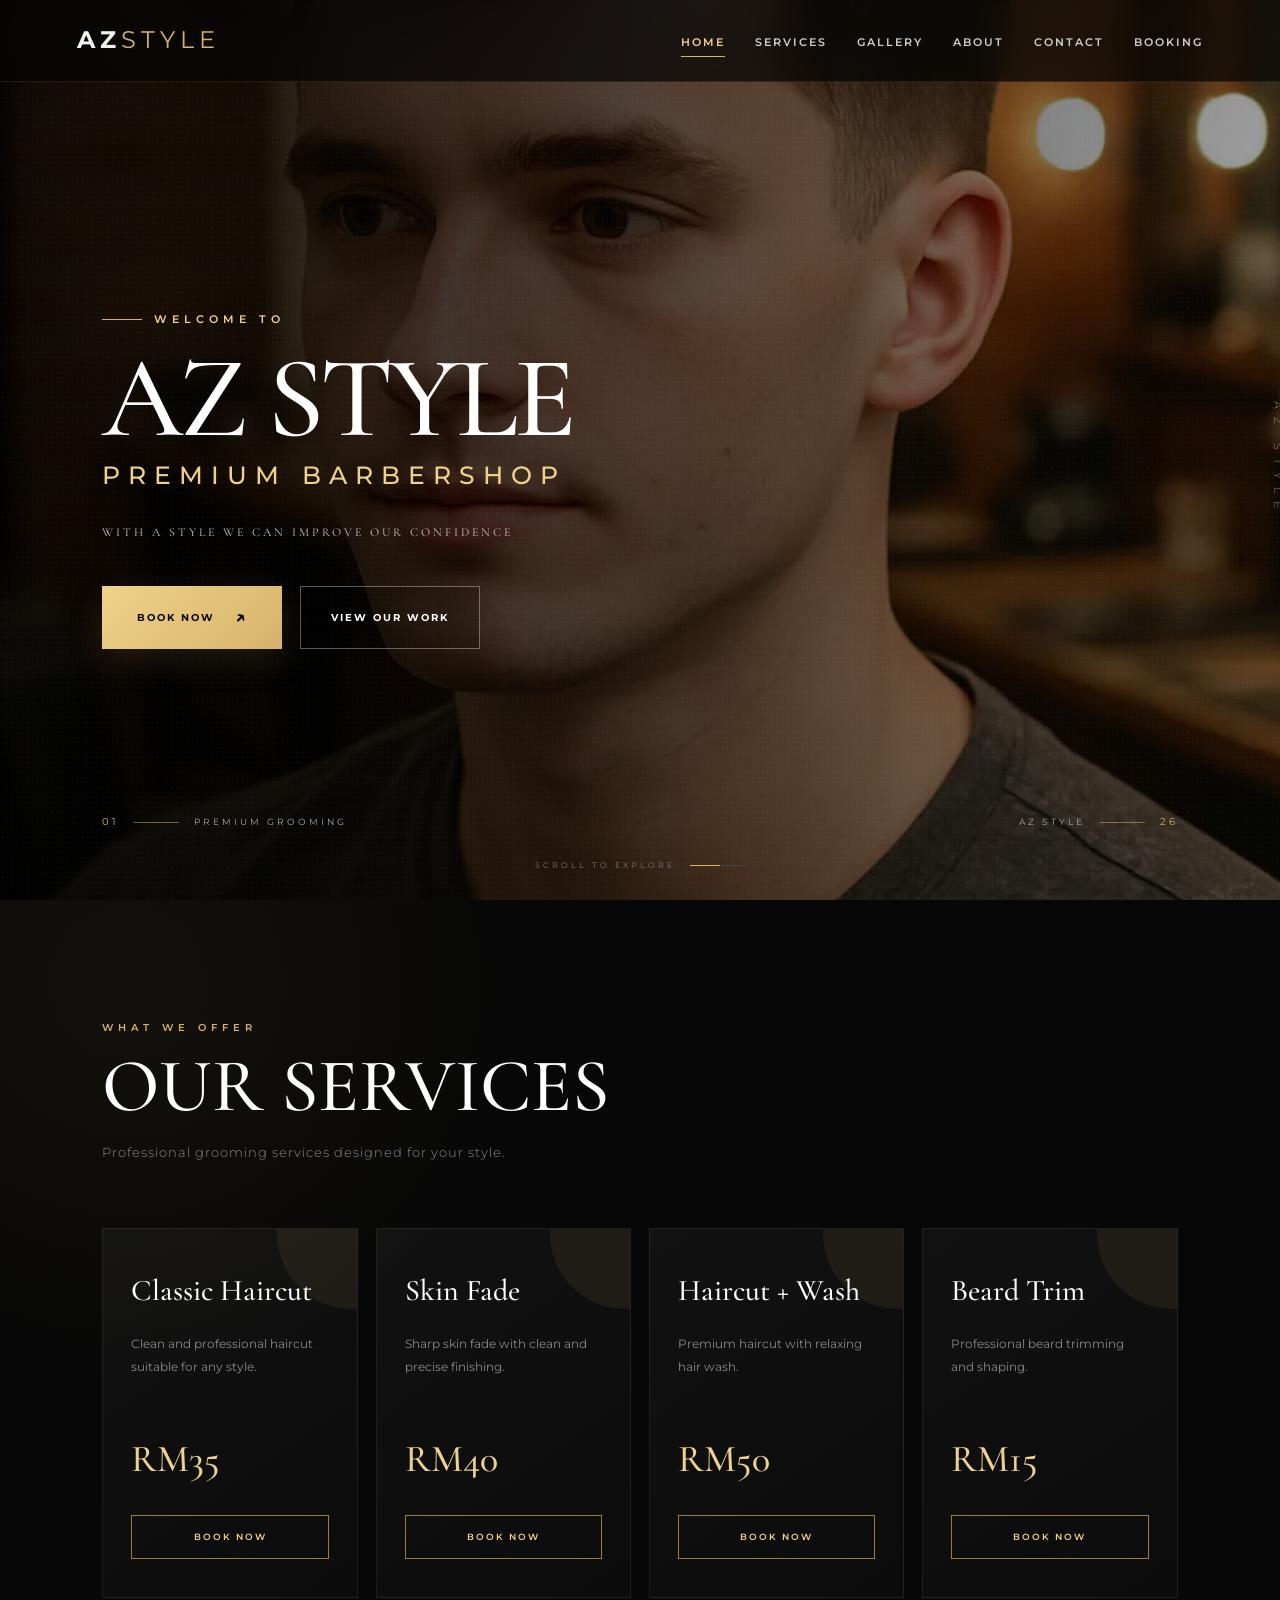
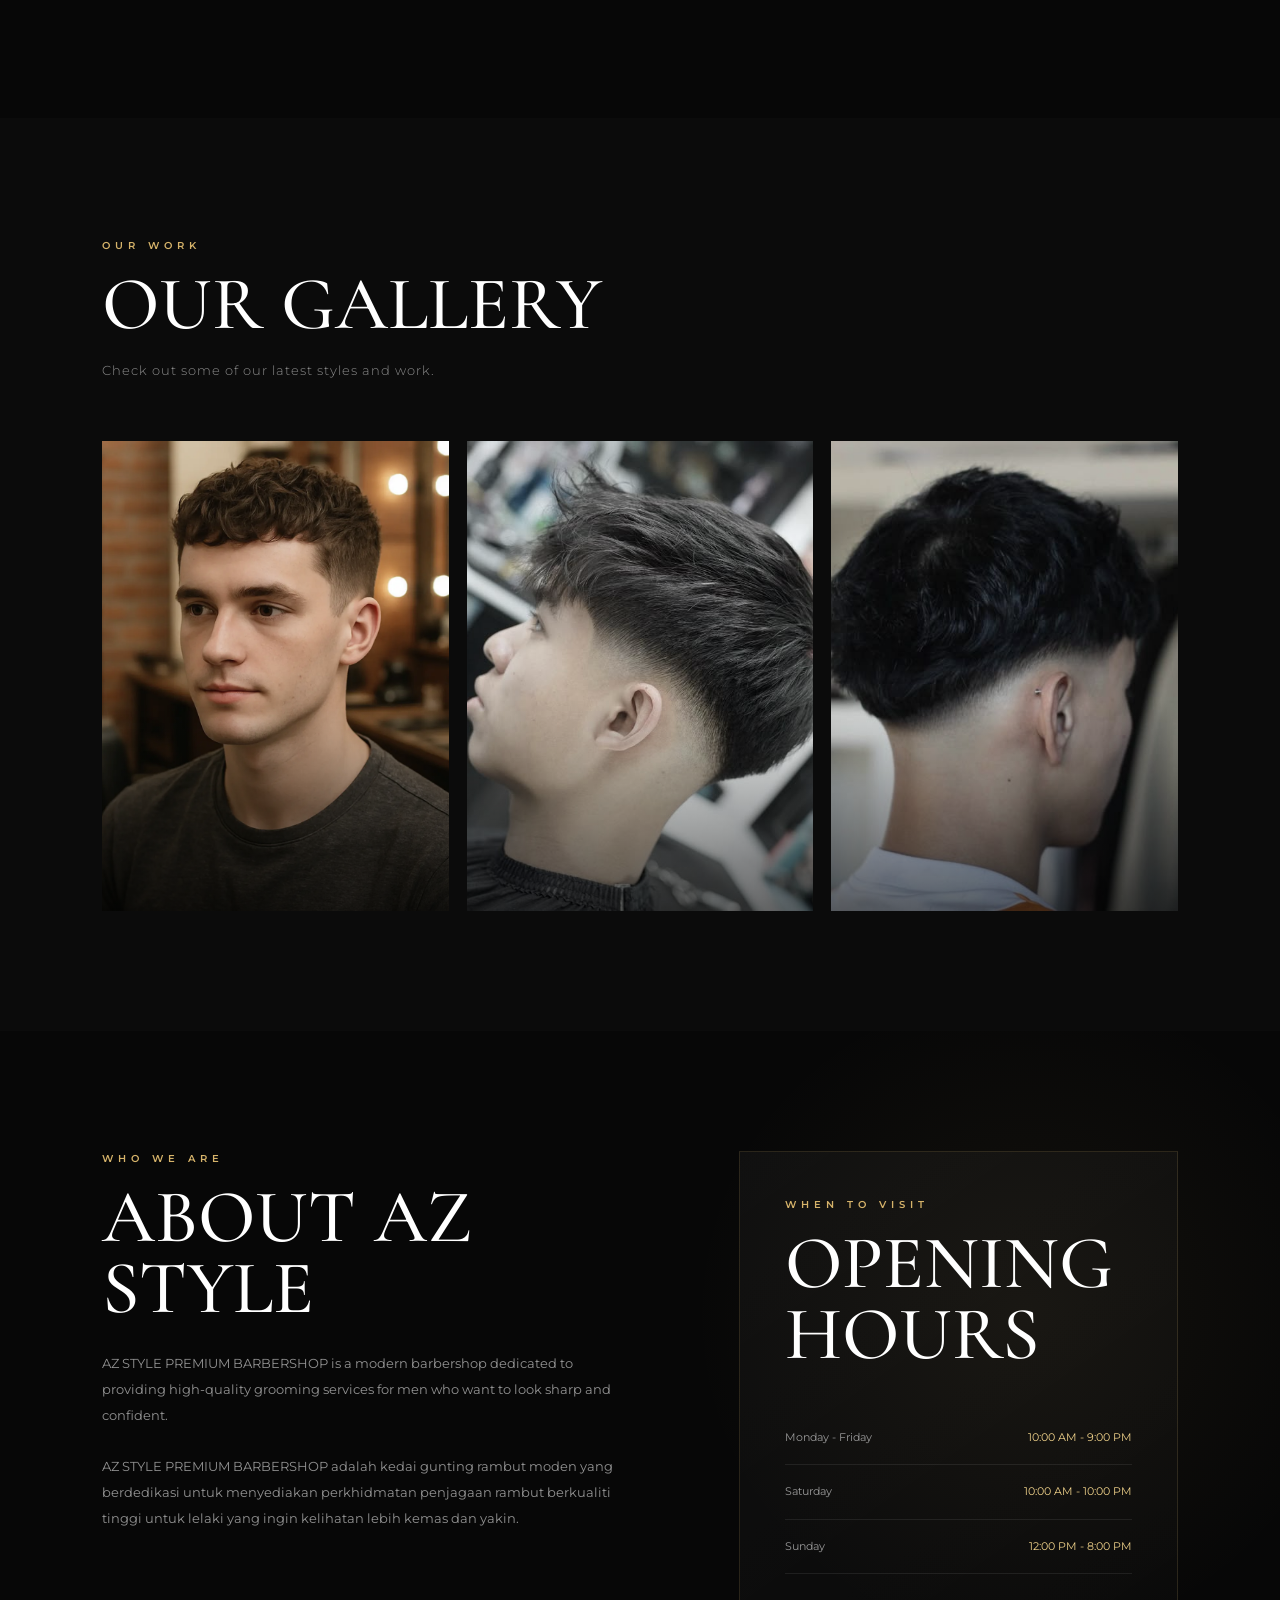
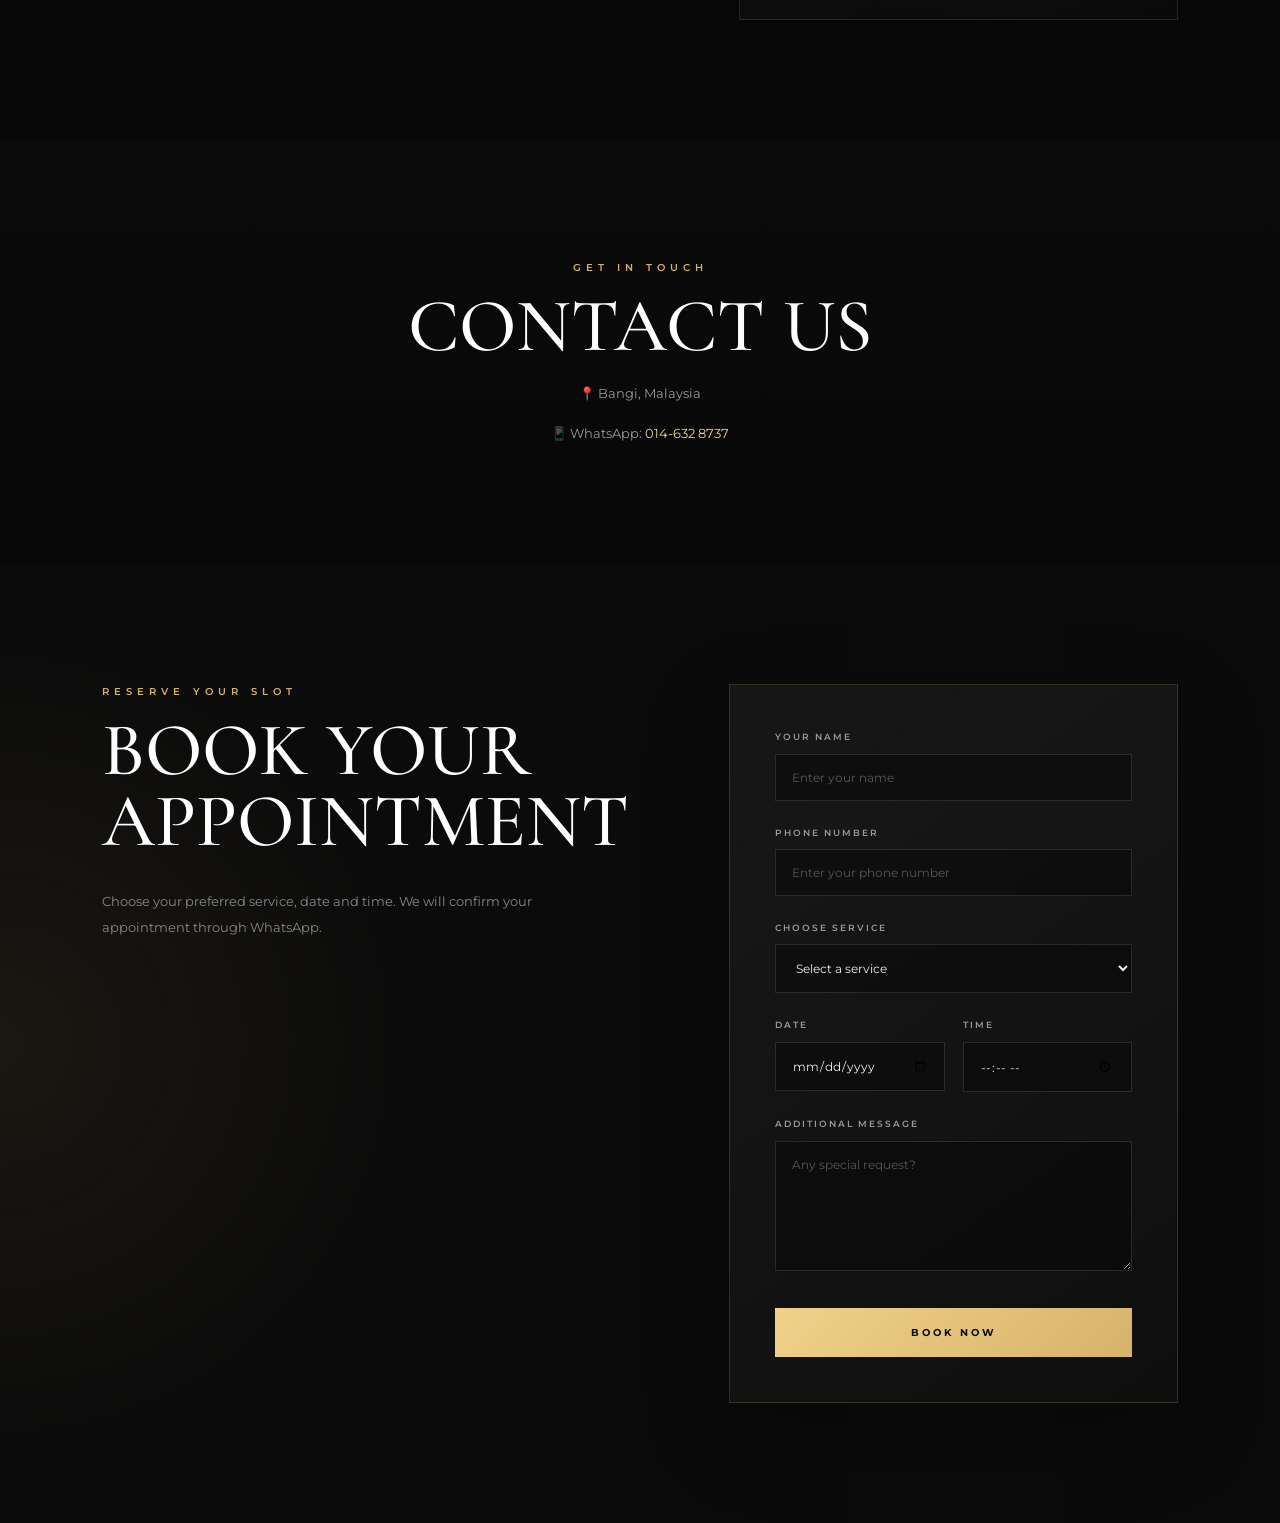
<file: index.html>
<!DOCTYPE html>
<html lang="en">
<head>
    <meta charset="UTF-8">
    <meta name="viewport" content="width=device-width, initial-scale=1.0">
    <title>AZ STYLE PREMIUM BARBERSHOP</title>
    <link rel="stylesheet" href="./style.css">
</head>
<body>

    <!-- NAVIGATION -->
    <nav class="navbar">
        <div class="logo">AZ<span>STYLE</span></div>
        <ul class="nav-links">
            <li><a href="#home">Home</a></li>
            <li><a href="#services">Services</a></li>
            <li><a href="#gallery">Gallery</a></li>
            <li><a href="#about">About</a></li>
            <li><a href="#contact">Contact</a></li>
            <li><a href="#booking">Booking</a></li>
        </ul>
    </nav>

    <!-- HERO SECTION -->
    <section id="home" class="hero">
        <div class="hero-bg"></div>
        <div class="hero-dark"></div>
        <div class="hero-noise"></div>
        <div class="hero-content">
            <div class="hero-label"><span></span> WELCOME TO</div>
            <h1>AZ STYLE<br><span>PREMIUM BARBERSHOP</span></h1>
            <h2>WITH A STYLE WE CAN IMPROVE OUR CONFIDENCE</h2>
            <div class="hero-buttons">
                <a href="#booking" class="hero-main-btn">BOOK NOW <span>↗</span></a>
                <a href="#gallery" class="hero-gallery-btn">VIEW OUR WORK</a>
            </div>
        </div>
        <div class="hero-side-text">AZ STYLE</div>
        <div class="hero-info hero-info-left">
            <span class="info-number">01</span>
            <span class="info-line"></span>
            <span>PREMIUM GROOMING</span>
        </div>
        <div class="hero-info hero-info-right">
            <span>AZ STYLE</span>
            <span class="info-line"></span>
            <span class="info-number">26</span>
        </div>
        <div class="hero-bottom">
            <span>SCROLL TO EXPLORE</span>
            <div class="hero-scroll-line"><div></div></div>
        </div>
    </section>

    <!-- SERVICES SECTION -->
    <section id="services" class="services">
        <p class="section-title">WHAT WE OFFER</p>
        <h2>OUR SERVICES</h2>
        <p class="section-description">Professional grooming services designed for your style.</p>
        <div class="service-container">
            <div class="service-card">
                <h3>Classic Haircut</h3>
                <p>Clean and professional haircut suitable for any style.</p>
                <h4>RM35</h4>
                <a href="https://wa.me/60146328737?text=Hi%20AZ%20STYLE%20PREMIUM%20BARBERSHOP%2C%20I%20would%20like%20to%20book%20a%20Classic%20Haircut" class="book-btn" target="_blank" rel="noopener noreferrer">BOOK NOW</a>
            </div>
            <div class="service-card">
                <h3>Skin Fade</h3>
                <p>Sharp skin fade with clean and precise finishing.</p>
                <h4>RM40</h4>
                <a href="https://wa.me/60146328737?text=Hi%20AZ%20STYLE%20PREMIUM%20BARBERSHOP%2C%20I%20would%20like%20to%20book%20a%20Skin%20Fade" class="book-btn" target="_blank" rel="noopener noreferrer">BOOK NOW</a>
            </div>
            <div class="service-card">
                <h3>Haircut + Wash</h3>
                <p>Premium haircut with relaxing hair wash.</p>
                <h4>RM50</h4>
                <a href="https://wa.me/60146328737?text=Hi%20AZ%20STYLE%20PREMIUM%20BARBERSHOP%2C%20I%20would%20like%20to%20book%20a%20Haircut%20%2B%20Wash" class="book-btn" target="_blank" rel="noopener noreferrer">BOOK NOW</a>
            </div>
            <div class="service-card">
                <h3>Beard Trim</h3>
                <p>Professional beard trimming and shaping.</p>
                <h4>RM15</h4>
                <a href="https://wa.me/60146328737?text=Hi%20AZ%20STYLE%20PREMIUM%20BARBERSHOP%2C%20I%20would%20like%20to%20book%20a%20Beard%20Trim" class="book-btn" target="_blank" rel="noopener noreferrer">BOOK NOW</a>
            </div>
        </div>
    </section>

    <!-- GALLERY SECTION -->
    <section id="gallery" class="gallery">
        <p class="section-title">OUR WORK</p>
        <h2>OUR GALLERY</h2>
        <p class="section-description">Check out some of our latest styles and work.</p>
        <div class="gallery-container">
    <div class="gallery-item">
        <img src="contoh-image-1.jpg.webp" alt="Haircut Style">
    </div>
    <div class="gallery-item">
        <img src="contoh-image-2.jpg" alt="Barber Haircut">
    </div>
    <div class="gallery-item">
        <img src="contoh-image-3.jpg" alt="Modern Haircut">
    </div>
</div>
        </div>
    </section>

    <!-- ABOUT SECTION -->
    <section id="about" class="about">
        <div class="about-content">
            <p class="section-title">WHO WE ARE</p>
            <h2>ABOUT AZ STYLE</h2>
            <p>AZ STYLE PREMIUM BARBERSHOP is a modern barbershop dedicated to providing high-quality grooming services for men who want to look sharp and confident.</p>
            <p class="malay-text">AZ STYLE PREMIUM BARBERSHOP adalah kedai gunting rambut moden yang berdedikasi untuk menyediakan perkhidmatan penjagaan rambut berkualiti tinggi untuk lelaki yang ingin kelihatan lebih kemas dan yakin.</p>
        </div>
        <div class="opening-hours">
            <p class="section-title">WHEN TO VISIT</p>
            <h2>OPENING HOURS</h2>
            <div class="hours">
                <div><span>Monday - Friday</span><span>10:00 AM - 9:00 PM</span></div>
                <div><span>Saturday</span><span>10:00 AM - 10:00 PM</span></div>
                <div><span>Sunday</span><span>12:00 PM - 8:00 PM</span></div>
            </div>
        </div>
    </section>

    <!-- CONTACT SECTION -->
    <section id="contact">
        <p class="section-title">GET IN TOUCH</p>
        <h2>CONTACT US</h2>
        <p>📍 Bangi, Malaysia</p>
        <p>📱 WhatsApp: <a href="https://wa.me/60146328737" target="_blank" rel="noopener noreferrer">014-632 8737</a></p>
    </section>

    <!-- BOOKING SECTION -->
    <section class="booking" id="booking">
        <div class="booking-container">
            <div class="booking-text">
                <p class="section-title">RESERVE YOUR SLOT</p>
                <h2>BOOK YOUR APPOINTMENT</h2>
                <p>Choose your preferred service, date and time. We will confirm your appointment through WhatsApp.</p>
            </div>
            <form id="bookingForm">
                <div class="form-group">
                    <label for="name">Your Name</label>
                    <input type="text" id="name" placeholder="Enter your name" required>
                </div>
                <div class="form-group">
                    <label for="phone">Phone Number</label>
                    <input type="tel" id="phone" placeholder="Enter your phone number" required>
                </div>
                <div class="form-group">
                    <label for="service">Choose Service</label>
                    <select id="service" required>
                        <option value="">Select a service</option>
                        <option value="Classic Haircut">Classic Haircut - RM35</option>
                        <option value="Skin Fade">Skin Fade - RM40</option>
                        <option value="Haircut + Wash">Haircut + Wash - RM50</option>
                        <option value="Beard Trim">Beard Trim - RM15</option>
                    </select>
                </div>
                <div class="form-row">
                    <div class="form-group">
                        <label for="date">Date</label>
                        <input type="date" id="date" required>
                    </div>
                    <div class="form-group">
                        <label for="time">Time</label>
                        <input type="time" id="time" required>
                    </div>
                </div>
                <div class="form-group">
                    <label for="message">Additional Message</label>
                    <textarea id="message" placeholder="Any special request?"></textarea>
                </div>
                <button type="submit" class="booking-btn">BOOK NOW</button>
            </form>
        </div>
    </section>

    <script src="./script.js"></script>
</body>
</html>
</file>
<file: style.css>
/* =========================================================
   AZ STYLE PREMIUM BARBERSHOP
   PREMIUM BLACK + CHAMPAGNE GOLD DESIGN
========================================================= */

@import url('https://fonts.googleapis.com/css2?family=Cormorant+Garamond:wght@400;500;600;700&family=Montserrat:wght@300;400;500;600;700&display=swap');


/* =========================================================
   ROOT
========================================================= */
:root {
    --black: #070707;
    --black-soft: #0d0d0d;
    --black-card: #111111;
    --black-light: #181818;

    --gold: #d6b36a;
    --gold-light: #f0d28a;
    --gold-dark: #9e7b38;

    --white: #f5f3ee;
    --gray: #a6a6a6;
    --gray-dark: #666;

    --border: rgba(214, 179, 106, 0.25);

    --font-main: "Montserrat", sans-serif;
    --font-display: "Cormorant Garamond", serif;

    --transition: 0.4s cubic-bezier(0.22, 1, 0.36, 1);
}


/* =========================================================
   RESET
========================================================= */
* {
    margin: 0;
    padding: 0;
    box-sizing: border-box;
}

html {
    scroll-behavior: smooth;
    scroll-padding-top: 90px;
}

body {
    background: var(--black);
    color: var(--white);
    font-family: var(--font-main);
    overflow-x: hidden;
    line-height: 1.6;
    opacity: 0;
    transition: opacity 0.6s ease;
}

body.page-loaded {
    opacity: 1;
}

img {
    max-width: 100%;
    display: block;
}

a {
    color: inherit;
    text-decoration: none;
}

button,
input,
select,
textarea {
    font-family: inherit;
}


/* =========================================================
   SCROLLBAR
========================================================= */
::-webkit-scrollbar {
    width: 8px;
}

::-webkit-scrollbar-track {
    background: #050505;
}

::-webkit-scrollbar-thumb {
    background: linear-gradient(
        180deg,
        var(--gold-light),
        var(--gold-dark)
    );
    border-radius: 20px;
}


/* =========================================================
   SELECTION
========================================================= */
::selection {
    background: var(--gold);
    color: #000;
}


/* =========================================================
   NAVBAR
========================================================= */
.navbar {
    position: fixed;
    top: 0;
    left: 0;
    width: 100%;
    height: 82px;
    z-index: 1000;

    display: flex;
    align-items: center;
    justify-content: space-between;

    padding: 0 6%;

    background: rgba(5, 5, 5, 0.72);
    backdrop-filter: blur(18px);
    -webkit-backdrop-filter: blur(18px);

    border-bottom: 1px solid rgba(214, 179, 106, 0.12);
}

.logo {
    font-size: 24px;
    font-weight: 700;
    letter-spacing: 5px;
    color: var(--white);
}

.logo span {
    color: var(--gold);
    font-weight: 400;
}

.nav-links {
    display: flex;
    align-items: center;
    gap: 30px;
    list-style: none;
}

.nav-links a {
    position: relative;
    color: #cfcfcf;
    font-size: 11px;
    font-weight: 600;
    letter-spacing: 2px;
    text-transform: uppercase;
    padding: 10px 0;
    transition: var(--transition);
}

.nav-links a::after {
    content: "";
    position: absolute;
    left: 0;
    bottom: 2px;
    width: 0;
    height: 1px;
    background: var(--gold);
    transition: var(--transition);
}

.nav-links a:hover,
.nav-links a.active {
    color: var(--gold-light);
}

.nav-links a:hover::after,
.nav-links a.active::after {
    width: 100%;
}


/* =========================================================
   HERO
========================================================= */
.hero {
    position: relative;
    min-height: 100vh;
    height: 100vh;
    overflow: hidden;

    display: flex;
    align-items: center;
    padding: 0 8%;
}

.hero-bg {
    position: absolute;
    inset: -8%;
    z-index: 0;

    /* ✅ NAMA GAMBAR BETUL SAMA DENGAN GITHUB */
    background-image: url("contoh-image-1.jpg.webp");

    background-size: cover;
    background-position: center;

    transform: scale(1.12);
    transition: transform 0.15s linear;
}

.hero-dark {
    position: absolute;
    inset: 0;
    z-index: 1;

    background:
        linear-gradient(
            90deg,
            rgba(0, 0, 0, 0.88) 0%,
            rgba(0, 0, 0, 0.68) 45%,
            rgba(0, 0, 0, 0.38) 100%
        );
}

.hero-noise {
    position: absolute;
    inset: 0;
    z-index: 2;
    pointer-events: none;

    opacity: 0.08;

    background-image:
        radial-gradient(
            rgba(255,255,255,0.8) 0.5px,
            transparent 0.5px
        );

    background-size: 5px 5px;
}

.hero-content {
    position: relative;
    z-index: 5;
    max-width: 800px;
    padding-top: 60px;

    animation: heroReveal 1.2s ease forwards;
}

@keyframes heroReveal {
    from {
        opacity: 0;
        transform: translateY(35px);
    }
    to {
        opacity: 1;
        transform: translateY(0);
    }
}

.hero-label {
    display: flex;
    align-items: center;
    gap: 12px;

    color: var(--gold-light);

    font-size: 11px;
    font-weight: 600;
    letter-spacing: 5px;
    margin-bottom: 25px;
}

.hero-label span {
    width: 40px;
    height: 1px;
    background: var(--gold);
}

.hero h1 {
    font-family: var(--font-display);
    font-size: clamp(65px, 9vw, 135px);
    font-weight: 500;
    line-height: 0.8;
    letter-spacing: -4px;
    color: #fff;
}

.hero h1 span {
    display: block;
    margin-top: 20px;

    font-family: var(--font-main);
    font-size: clamp(15px, 2vw, 25px);
    font-weight: 500;
    letter-spacing: 8px;

    color: var(--gold-light);
}

.hero h2 {
    max-width: 520px;
    margin-top: 35px;

    color: #c7c7c7;

    font-size: 12px;
    font-weight: 400;
    line-height: 2;
    letter-spacing: 3px;
}


/* =========================================================
   HERO BUTTONS
========================================================= */
.hero-buttons {
    display: flex;
    gap: 18px;
    margin-top: 42px;
}

.hero-main-btn,
.hero-gallery-btn {
    display: inline-flex;
    align-items: center;
    justify-content: center;

    min-width: 180px;
    padding: 17px 28px;

    font-size: 10px;
    font-weight: 700;
    letter-spacing: 2px;

    transition: var(--transition);
}

.hero-main-btn {
    gap: 20px;

    background: linear-gradient(
        135deg,
        var(--gold-light),
        var(--gold)
    );

    color: #080808;

    box-shadow:
        0 10px 35px rgba(214, 179, 106, 0.15);
}

.hero-main-btn span {
    font-size: 18px;
    transition: transform 0.3s ease;
}

.hero-main-btn:hover {
    transform: translateY(-4px);
    box-shadow:
        0 15px 40px rgba(214, 179, 106, 0.3);
}

.hero-main-btn:hover span {
    transform: translate(4px, -4px);
}

.hero-gallery-btn {
    border: 1px solid rgba(255,255,255,0.35);
    color: white;
    background: rgba(0,0,0,0.15);
    backdrop-filter: blur(8px);
}

.hero-gallery-btn:hover {
    border-color: var(--gold);
    color: var(--gold-light);
    transform: translateY(-4px);
}


/* =========================================================
   HERO SIDE ELEMENTS
========================================================= */
.hero-side-text {
    position: absolute;
    right: -55px;
    top: 50%;
    z-index: 4;

    transform: rotate(90deg);

    font-size: 11px;
    letter-spacing: 8px;
    color: rgba(255,255,255,0.35);
}

.hero-info {
    position: absolute;
    z-index: 5;
    bottom: 70px;

    display: flex;
    align-items: center;
    gap: 15px;

    color: #aaa;
    font-size: 9px;
    letter-spacing: 3px;
}

.hero-info-left {
    left: 8%;
}

.hero-info-right {
    right: 8%;
}

.info-number {
    color: var(--gold);
    font-size: 10px;
}

.info-line {
    width: 45px;
    height: 1px;
    background: rgba(214,179,106,0.5);
}

.hero-bottom {
    position: absolute;
    z-index: 5;
    bottom: 28px;
    left: 50%;

    transform: translateX(-50%);

    display: flex;
    align-items: center;
    gap: 15px;

    color: #777;
    font-size: 8px;
    letter-spacing: 3px;
}

.hero-scroll-line {
    width: 55px;
    height: 1px;
    background: #444;
    overflow: hidden;
}

.hero-scroll-line div {
    width: 30px;
    height: 1px;
    background: var(--gold);

    animation: scrollLine 2s infinite ease-in-out;
}

@keyframes scrollLine {
    0% { transform: translateX(-35px); }
    50% { transform: translateX(25px); }
    100% { transform: translateX(60px); }
}


/* =========================================================
   GENERAL SECTIONS
========================================================= */
section:not(.hero) {
    position: relative;
    padding: 120px 8%;
}

.section-title {
    color: var(--gold);

    font-size: 10px;
    font-weight: 600;
    letter-spacing: 5px;
    text-transform: uppercase;

    margin-bottom: 15px;
}

section h2 {
    font-family: var(--font-display);
    font-size: clamp(45px, 6vw, 75px);
    font-weight: 500;
    line-height: 0.95;

    color: #fff;
}

.section-description {
    max-width: 550px;
    margin-top: 20px;

    color: #8c8c8c;

    font-size: 13px;
    font-weight: 300;
    letter-spacing: 1px;
}


/* =========================================================
   SERVICES
========================================================= */
.services {
    background:
        radial-gradient(
            circle at 10% 10%,
            rgba(214,179,106,0.06),
            transparent 30%
        ),
        var(--black);
}

.service-container {
    display: grid;
    grid-template-columns: repeat(4, 1fr);
    gap: 18px;
    margin-top: 65px;
}

.service-card {
    position: relative;
    min-height: 370px;
    padding: 38px 28px;

    display: flex;
    flex-direction: column;

    background:
        linear-gradient(
            145deg,
            rgba(255,255,255,0.045),
            rgba(255,255,255,0.015)
        );

    border: 1px solid rgba(255,255,255,0.08);

    overflow: hidden;

    opacity: 0;
    transform: translateY(45px);

    transition:
        opacity 0.8s ease,
        transform 0.8s ease,
        border-color var(--transition),
        background var(--transition);
}

.service-card.show {
    opacity: 1;
    transform: translateY(0);
}

.service-card:nth-child(2) { transition-delay: 0.12s; }
.service-card:nth-child(3) { transition-delay: 0.24s; }
.service-card:nth-child(4) { transition-delay: 0.36s; }

.service-card::before {
    content: "";
    position: absolute;
    width: 150px;
    height: 150px;
    right: -70px;
    top: -70px;
    border-radius: 50%;
    background: rgba(214,179,106,0.08);
    transition: var(--transition);
}

.service-card:hover {
    transform: translateY(-10px);
    border-color: rgba(214,179,106,0.5);
    background:
        linear-gradient(
            145deg,
            rgba(214,179,106,0.08),
            rgba(255,255,255,0.02)
        );
}

.service-card:hover::before {
    transform: scale(2);
}

.service-card h3 {
    position: relative;
    z-index: 2;
    font-family: var(--font-display);
    font-size: 30px;
    font-weight: 500;
    color: #fff;
}

.service-card p {
    position: relative;
    z-index: 2;
    margin-top: 18px;
    color: #888;
    font-size: 12px;
    line-height: 1.9;
}

.service-card h4 {
    position: relative;
    z-index: 2;
    margin-top: auto;
    margin-bottom: 25px;
    font-family: var(--font-display);
    font-size: 38px;
    font-weight: 500;
    color: var(--gold-light);
}


/* =========================================================
   BOOK BUTTON
========================================================= */
.book-btn {
    position: relative;
    z-index: 2;
    display: block;
    padding: 14px;
    text-align: center;
    border: 1px solid var(--gold-dark);
    color: var(--gold-light);
    font-size: 9px;
    font-weight: 600;
    letter-spacing: 2px;
    transition: var(--transition);
}

.book-btn:hover {
    background: var(--gold);
    color: #080808;
    border-color: var(--gold);
}


/* =========================================================
   GALLERY
========================================================= */
.gallery {
    background: #0b0b0b;
}

.gallery-container {
    display: grid;
    grid-template-columns: repeat(3, 1fr);
    gap: 18px;
    margin-top: 60px;
}

.gallery-item {
    position: relative;
    height: 470px;
    overflow: hidden;
    opacity: 0;
    transform: translateY(45px);
    transition:
        opacity 0.8s ease,
        transform 0.8s ease;
}

.gallery-item.show {
    opacity: 1;
    transform: translateY(0);
}

.gallery-item:nth-child(2) { transition-delay: 0.15s; }
.gallery-item:nth-child(3) { transition-delay: 0.3s; }

.gallery-item::after {
    content: "";
    position: absolute;
    inset: 0;
    background:
        linear-gradient(
            180deg,
            transparent 55%,
            rgba(0,0,0,0.6)
        );
    pointer-events: none;
    transition: var(--transition);
}

.gallery-item img {
    width: 100%;
    height: 100%;
    object-fit: cover;
    filter: grayscale(30%);
    transition:
        transform 0.8s cubic-bezier(0.22, 1, 0.36, 1),
        filter 0.8s ease;
}

.gallery-item:hover img {
    transform: scale(1.08);
    filter: grayscale(0%);
}

.gallery-item:hover::after {
    background:
        linear-gradient(
            180deg,
            rgba(214,179,106,0.03),
            rgba(0,0,0,0.5)
        );
}


/* =========================================================
   ABOUT
========================================================= */
.about {
    display: grid;
    grid-template-columns: 1.1fr 0.9fr;
    gap: 100px;
    background:
        radial-gradient(
            circle at 80% 40%,
            rgba(214,179,106,0.06),
            transparent 30%
        ),
        var(--black);
}

.about-content,
.opening-hours {
    opacity: 0;
    transform: translateY(45px);
    transition:
        opacity 0.9s ease,
        transform 0.9s ease;
}

.about-content.show,
.opening-hours.show {
    opacity: 1;
    transform: translateY(0);
}

.about-content > p:not(.section-title) {
    max-width: 650px;
    margin-top: 25px;
    color: #929292;
    font-size: 13px;
    line-height: 2;
}

.about-content .malay-text {
    color: #666;
}

.opening-hours {
    padding: 45px;
    border: 1px solid rgba(214,179,106,0.15);
    background:
        linear-gradient(
            145deg,
            rgba(255,255,255,0.035),
            rgba(255,255,255,0.01)
        );
}

.hours {
    margin-top: 40px;
}

.hours div {
    display: flex;
    justify-content: space-between;
    gap: 20px;
    padding: 18px 0;
    border-bottom: 1px solid rgba(255,255,255,0.08);
    color: #999;
    font-size: 11px;
}

.hours div span:last-child {
    color: var(--gold-light);
    text-align: right;
}


/* =========================================================
   CONTACT
========================================================= */
#contact {
    text-align: center;
    background:
        linear-gradient(
            180deg,
            #0b0b0b,
            #070707
        );
}

#contact .section-title {
    margin-bottom: 15px;
}

#contact > p:not(.section-title) {
    margin-top: 20px;
    color: #999;
    font-size: 13px;
}

#contact a {
    color: var(--gold-light);
    transition: var(--transition);
}

#contact a:hover {
    color: #fff;
}


/* =========================================================
   BOOKING
========================================================= */
.booking {
    background:
        radial-gradient(
            circle at 0% 50%,
            rgba(214,179,106,0.08),
            transparent 30%
        ),
        #0b0b0b;
}

.booking-container {
    display: grid;
    grid-template-columns: 0.8fr 1.2fr;
    gap: 100px;
    align-items: start;
    max-width: 1250px;
    margin: auto;
    opacity: 0;
    transform: translateY(45px);
    transition:
        opacity 0.9s ease,
        transform 0.9s ease;
}

.booking-container.show {
    opacity: 1;
    transform: translateY(0);
}

.booking-text p:not(.section-title) {
    max-width: 450px;
    margin-top: 30px;
    color: #888;
    font-size: 13px;
    line-height: 2;
}


/* =========================================================
   FORM
========================================================= */
#bookingForm {
    padding: 45px;
    background:
        linear-gradient(
            145deg,
            rgba(255,255,255,0.05),
            rgba(255,255,255,0.015)
        );
    border: 1px solid rgba(214,179,106,0.18);
    box-shadow:
        0 30px 80px rgba(0,0,0,0.3);
}

.form-group {
    position: relative;
    margin-bottom: 25px;
}

.form-group label {
    display: block;
    margin-bottom: 9px;
    color: #999;
    font-size: 9px;
    font-weight: 600;
    letter-spacing: 2px;
    text-transform: uppercase;
    transition: var(--transition);
}

.form-group.focused label {
    color: var(--gold-light);
}

.form-group input,
.form-group select,
.form-group textarea {
    width: 100%;
    padding: 15px 16px;
    background: rgba(0,0,0,0.35);
    border: 1px solid rgba(255,255,255,0.12);
    outline: none;
    color: #eee;
    font-size: 12px;
    transition:
        border-color var(--transition),
        box-shadow var(--transition),
        background var(--transition);
}

.form-group input::placeholder,
.form-group textarea::placeholder {
    color: #555;
}

.form-group input:focus,
.form-group select:focus,
.form-group textarea:focus {
    border-color: var(--gold);
    background: rgba(214,179,106,0.035);
    box-shadow:
        0 0 0 3px rgba(214,179,106,0.05);
}

.form-group select {
    cursor: pointer;
}

.form-group select option {
    background: #111;
    color: #fff;
}

.form-group textarea {
    min-height: 130px;
    resize: vertical;
}

.form-row {
    display: grid;
    grid-template-columns: 1fr 1fr;
    gap: 18px;
}


/* =========================================================
   BOOKING BUTTON
========================================================= */
.booking-btn {
    width: 100%;
    padding: 18px;
    margin-top: 5px;
    border: none;
    background:
        linear-gradient(
            135deg,
            var(--gold-light),
            var(--gold)
        );
    color: #080808;
    font-size: 10px;
    font-weight: 700;
    letter-spacing: 3px;
    cursor: pointer;
    transition: var(--transition);
}

.booking-btn:hover:not(:disabled) {
    transform: translateY(-3px);
    box-shadow:
        0 15px 35px rgba(214,179,106,0.25);
}

.booking-btn:disabled {
    opacity: 0.7;
    cursor: wait;
}


/* =========================================================
   RESPONSIVE — TABLET
========================================================= */
@media (max-width: 1100px) {
    .navbar { padding: 0 4%; }
    .nav-links { gap: 18px; }
    .hero { padding: 0 6%; }
    .hero-info-left { left: 6%; }
    .hero-info-right { right: 6%; }
    .service-container { grid-template-columns: repeat(2, 1fr); }
    .about { gap: 50px; }
    .booking-container { gap: 50px; }
}


/* =========================================================
   RESPONSIVE — MOBILE
========================================================= */
@media (max-width: 768px) {
    html { scroll-padding-top: 70px; }
    .navbar { height: 70px; padding: 0 20px; }
    .logo { font-size: 19px; letter-spacing: 3px; }
    .nav-links { gap: 14px; }
    .nav-links a { font-size: 8px; letter-spacing: 1px; }

    .hero {
        min-height: 760px;
        height: 100vh;
        padding: 0 25px;
    }

    .hero-dark {
        background:
            linear-gradient(
                90deg,
                rgba(0,0,0,0.88),
                rgba(0,0,0,0.65)
            );
    }

    .hero-content { padding-top: 50px; }
    .hero-label { font-size: 8px; letter-spacing: 3px; }
    .hero-label span { width: 25px; }
    .hero h1 { font-size: clamp(54px, 15vw, 85px); letter-spacing: -2px; }
    .hero h1 span { margin-top: 14px; font-size: 11px; letter-spacing: 4px; line-height: 1.5; }
    .hero h2 { max-width: 340px; margin-top: 25px; font-size: 9px; letter-spacing: 2px; }
    .hero-buttons { flex-direction: column; align-items: flex-start; margin-top: 30px; }
    .hero-main-btn, .hero-gallery-btn { min-width: 165px; padding: 14px 20px; }
    .hero-side-text { display: none; }
    .hero-info { bottom: 55px; font-size: 7px; }
    .hero-info-right { display: none; }
    .hero-bottom { bottom: 20px; }

    section:not(.hero) { padding: 80px 25px; }
    section h2 { font-size: 48px; }
    .section-title { font-size: 8px; letter-spacing: 3px; }
    .section-description { font-size: 11px; }

    .service-container { grid-template-columns: 1fr; margin-top: 40px; }
    .service-card { min-height: 340px; }
    .gallery-container { grid-template-columns: 1fr; margin-top: 40px; }
    .gallery-item { height: 400px; }
    .about { grid-template-columns: 1fr; gap: 50px; }
    .opening-hours { padding: 30px 22px; }
    .hours div { font-size: 9px; }
    #contact { padding-left: 20px; padding-right: 20px; }
    .booking-container { grid-template-columns: 1fr; gap: 45px; }
    #bookingForm { padding: 25px 20px; }
    .form-row { grid-template-columns: 1fr; gap: 0; }
}


/* =========================================================
   SMALL MOBILE
========================================================= */
@media (max-width: 480px) {
    .navbar { padding: 0 15px; }
    .logo { font-size: 16px; }
    .nav-links { gap: 9px; }
    .nav-links a { font-size: 7px; letter-spacing: 0.5px; }
    .hero { padding: 0 20px; }
    .hero h1 { font-size: 52px; }
    .hero h1 span { font-size: 9px; letter-spacing: 3px; }
    .hero h2 { font-size: 8px; }
    .hero-info-left { left: 20px; }
    section:not(.hero) { padding: 70px 20px; }
    section h2 { font-size: 42px; }
    .gallery-item { height: 350px; }
    .service-card { padding: 30px 23px; }
}


/* =========================================================
   REDUCED MOTION
========================================================= */
@media (prefers-reduced-motion: reduce) {
    *,
    *::before,
    *::after {
        animation-duration: 0.01ms !important;
        animation-iteration-count: 1 !important;
        scroll-behavior: auto !important;
        transition-duration: 0.01ms !important;
    }
    body { opacity: 1; }
    .service-card,
    .gallery-item,
    .about-content,
    .opening-hours,
    .booking-container {
        opacity: 1;
        transform: none;
    }
}
</file>
